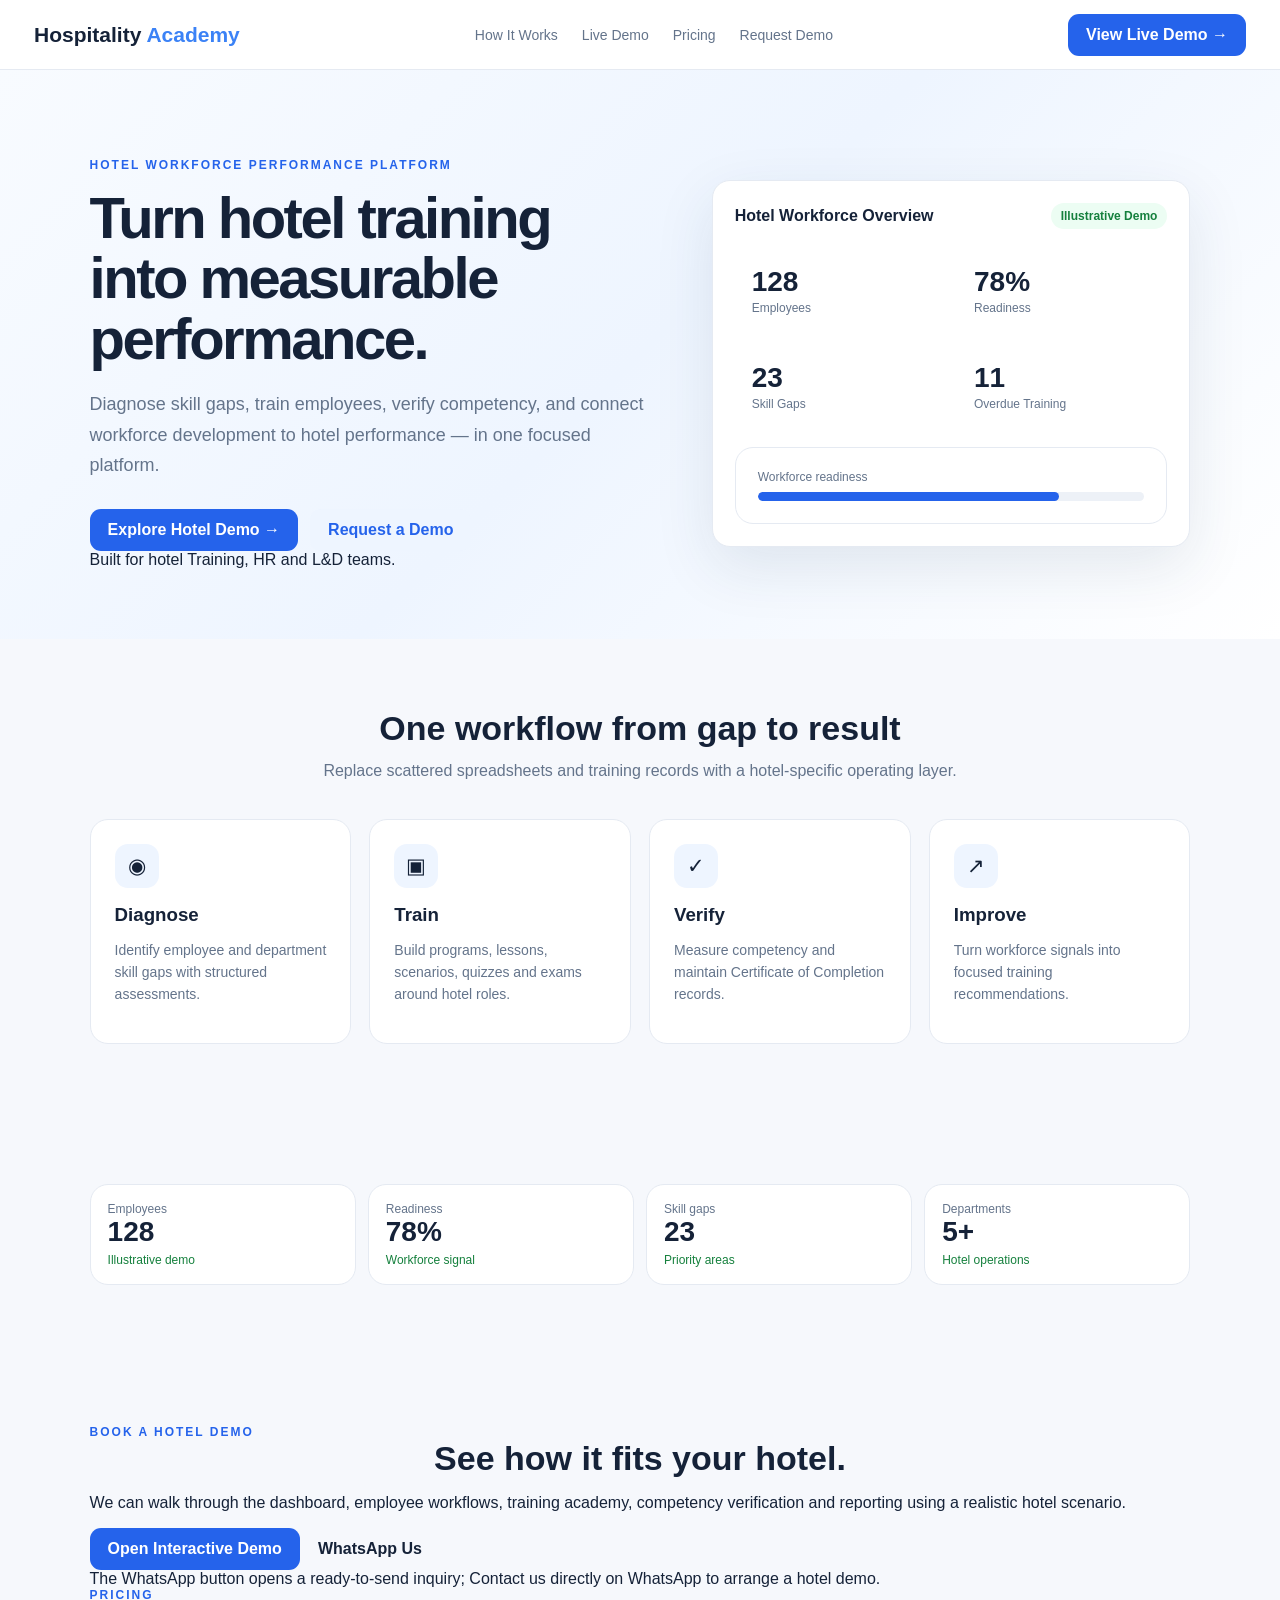
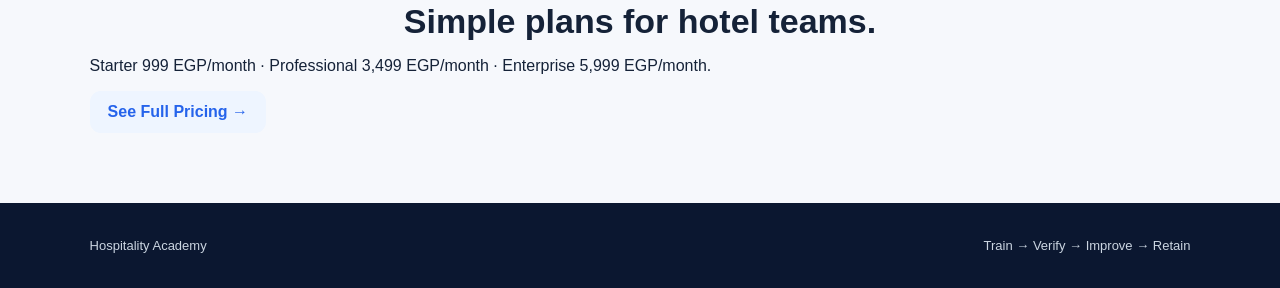
<file: index.html>
<!doctype html><html><head><meta charset="utf-8"><meta name="viewport" content="width=device-width,initial-scale=1"><title>Hospitality Academy | Hotel Workforce Performance Platform</title><link rel="stylesheet" href="assets/style.css"></head><body>
<header class="top"><a class="logo" href="index.html">Hospitality <span>Academy</span></a><nav class="nav"><a href="#how">How It Works</a><a href="demo.html">Live Demo</a><a href="pricing.html">Pricing</a><a href="#contact">Request Demo</a></nav><a class="btn btn-primary" href="demo.html">View Live Demo →</a></header>
<section class="hero"><div><div class="eyebrow">HOTEL WORKFORCE PERFORMANCE PLATFORM</div><h1>Turn hotel training into measurable performance.</h1><p>Diagnose skill gaps, train employees, verify competency, and connect workforce development to hotel performance — in one focused platform.</p><div class="actions"><a class="btn btn-primary" href="demo.html">Explore Hotel Demo →</a><a class="btn btn-light" href="#contact">Request a Demo</a></div><div class="fine">Built for hotel Training, HR and L&amp;D teams.</div></div><div class="hero-card"><div class="mini-head"><div class="mini-title">Hotel Workforce Overview</div><span class="pill">Illustrative Demo</span></div><div class="metric-grid"><div class="metric"><b>128</b><span>Employees</span></div><div class="metric"><b>78%</b><span>Readiness</span></div><div class="metric"><b>23</b><span>Skill Gaps</span></div><div class="metric"><b>11</b><span>Overdue Training</span></div></div><div class="panel"><div style="font-size:12px;color:#64748b;margin-bottom:8px">Workforce readiness</div><div class="track"><div class="fill" style="width:78%"></div></div></div></div></section>
<section class="section" id="how"><h2>One workflow from gap to result</h2><p class="lead">Replace scattered spreadsheets and training records with a hotel-specific operating layer.</p><div class="features"><div class="feature"><div class="icon">◉</div><h3>Diagnose</h3><p>Identify employee and department skill gaps with structured assessments.</p></div><div class="feature"><div class="icon">▣</div><h3>Train</h3><p>Build programs, lessons, scenarios, quizzes and exams around hotel roles.</p></div><div class="feature"><div class="icon">✓</div><h3>Verify</h3><p>Measure competency and maintain Certificate of Completion records.</p></div><div class="feature"><div class="icon">↗</div><h3>Improve</h3><p>Turn workforce signals into focused training recommendations.</p></div></div></section>
<section class="section alt"><div class="container"><div class="grid4"><div class="stat"><div class="label">Employees</div><div class="num">128</div><div class="delta">Illustrative demo</div></div><div class="stat"><div class="label">Readiness</div><div class="num">78%</div><div class="delta">Workforce signal</div></div><div class="stat"><div class="label">Skill gaps</div><div class="num">23</div><div class="delta">Priority areas</div></div><div class="stat"><div class="label">Departments</div><div class="num">5+</div><div class="delta">Hotel operations</div></div></div></div></section>
<section class="section"><div class="cta" id="contact"><div class="contact-card"><div class="eyebrow">BOOK A HOTEL DEMO</div><h2>See how it fits your hotel.</h2><p>We can walk through the dashboard, employee workflows, training academy, competency verification and reporting using a realistic hotel scenario.</p><div class="contact-actions"><a class="btn btn-primary" href="demo.html">Open Interactive Demo</a><a class="btn btn-wa" href="https://wa.me/201224767233?text=Hello%2C%20I%27d%20like%20to%20request%20a%20demo%20of%20Hospitality%20Academy." target="_blank" rel="noopener">WhatsApp Us</a></div><div class="fine">The WhatsApp button opens a ready-to-send inquiry; Contact us directly on WhatsApp to arrange a hotel demo.</div></div><div class="contact-card"><div class="eyebrow">PRICING</div><h2>Simple plans for hotel teams.</h2><p>Starter 999 EGP/month · Professional 3,499 EGP/month · Enterprise 5,999 EGP/month.</p><a class="btn btn-light" href="pricing.html">See Full Pricing →</a></div></div></section>
<footer class="footer"><span>Hospitality Academy</span><span>Train → Verify → Improve → Retain</span></footer></body></html>
</file>
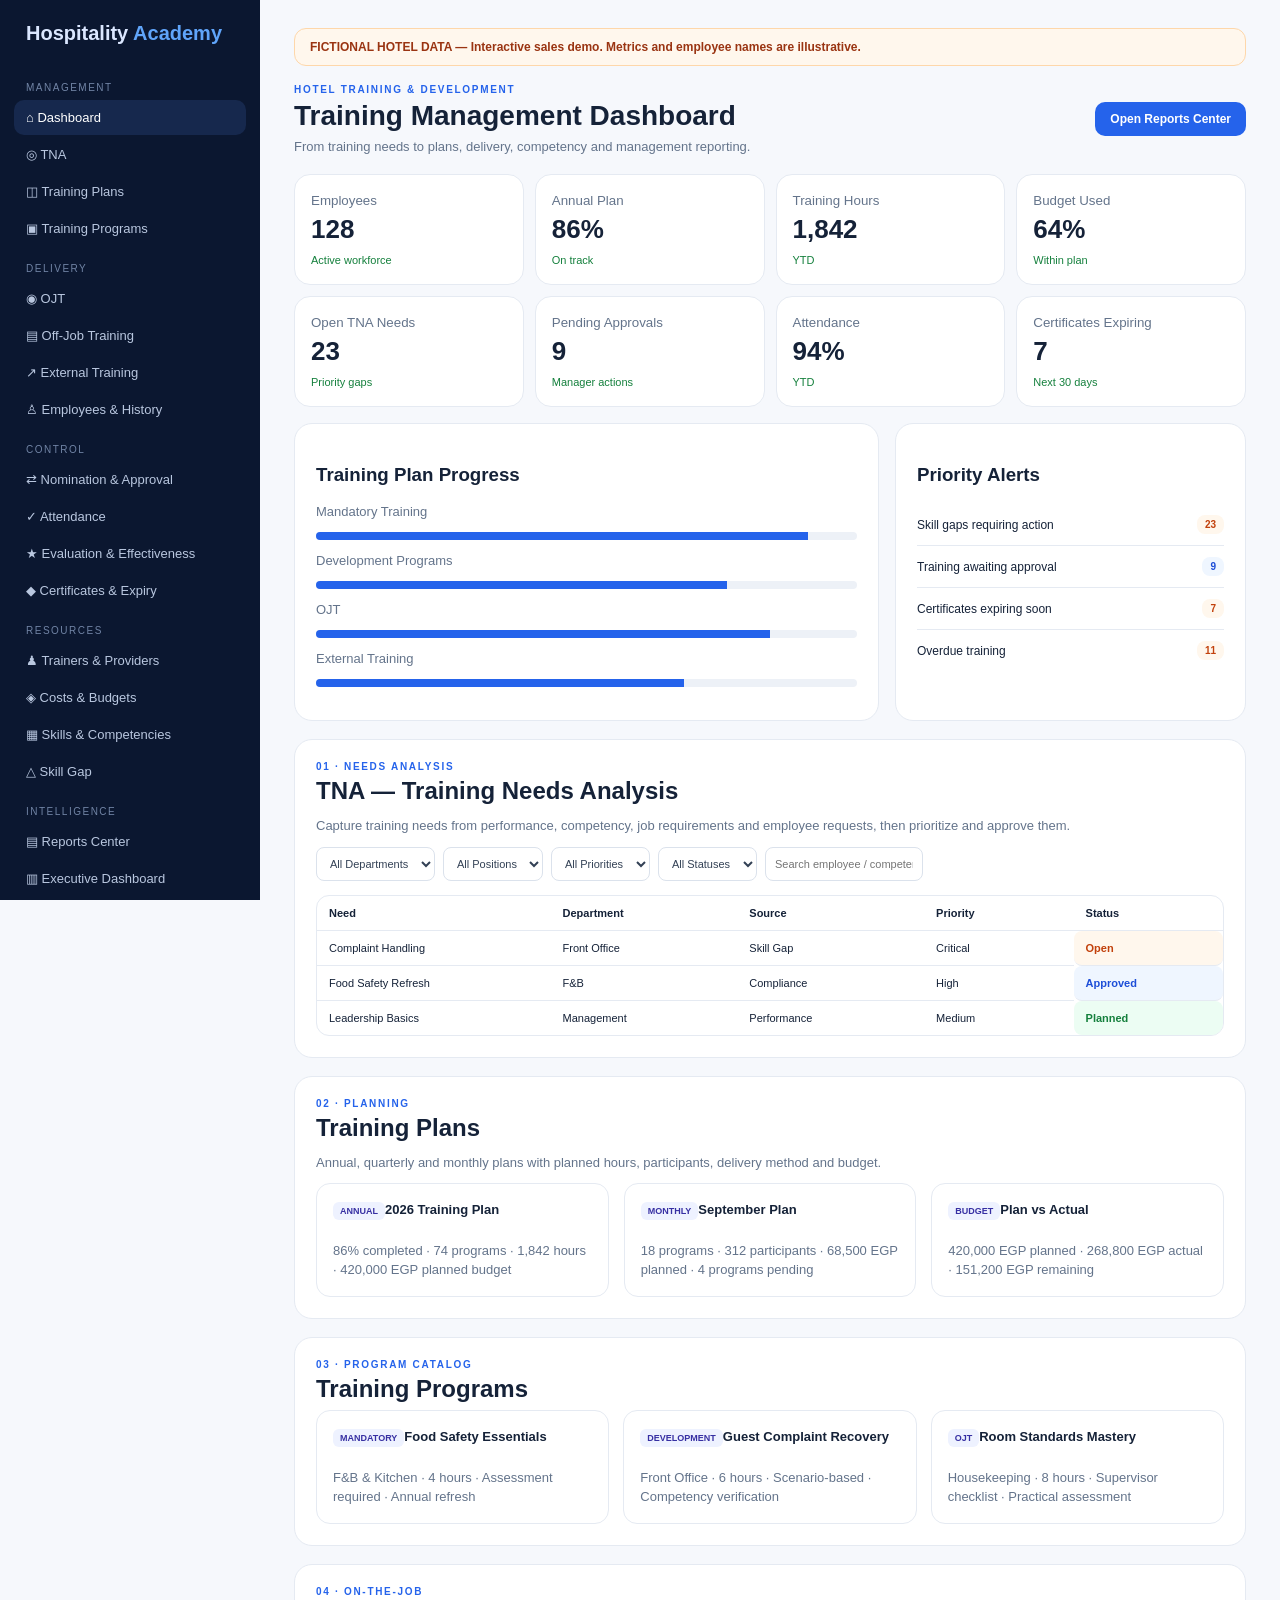
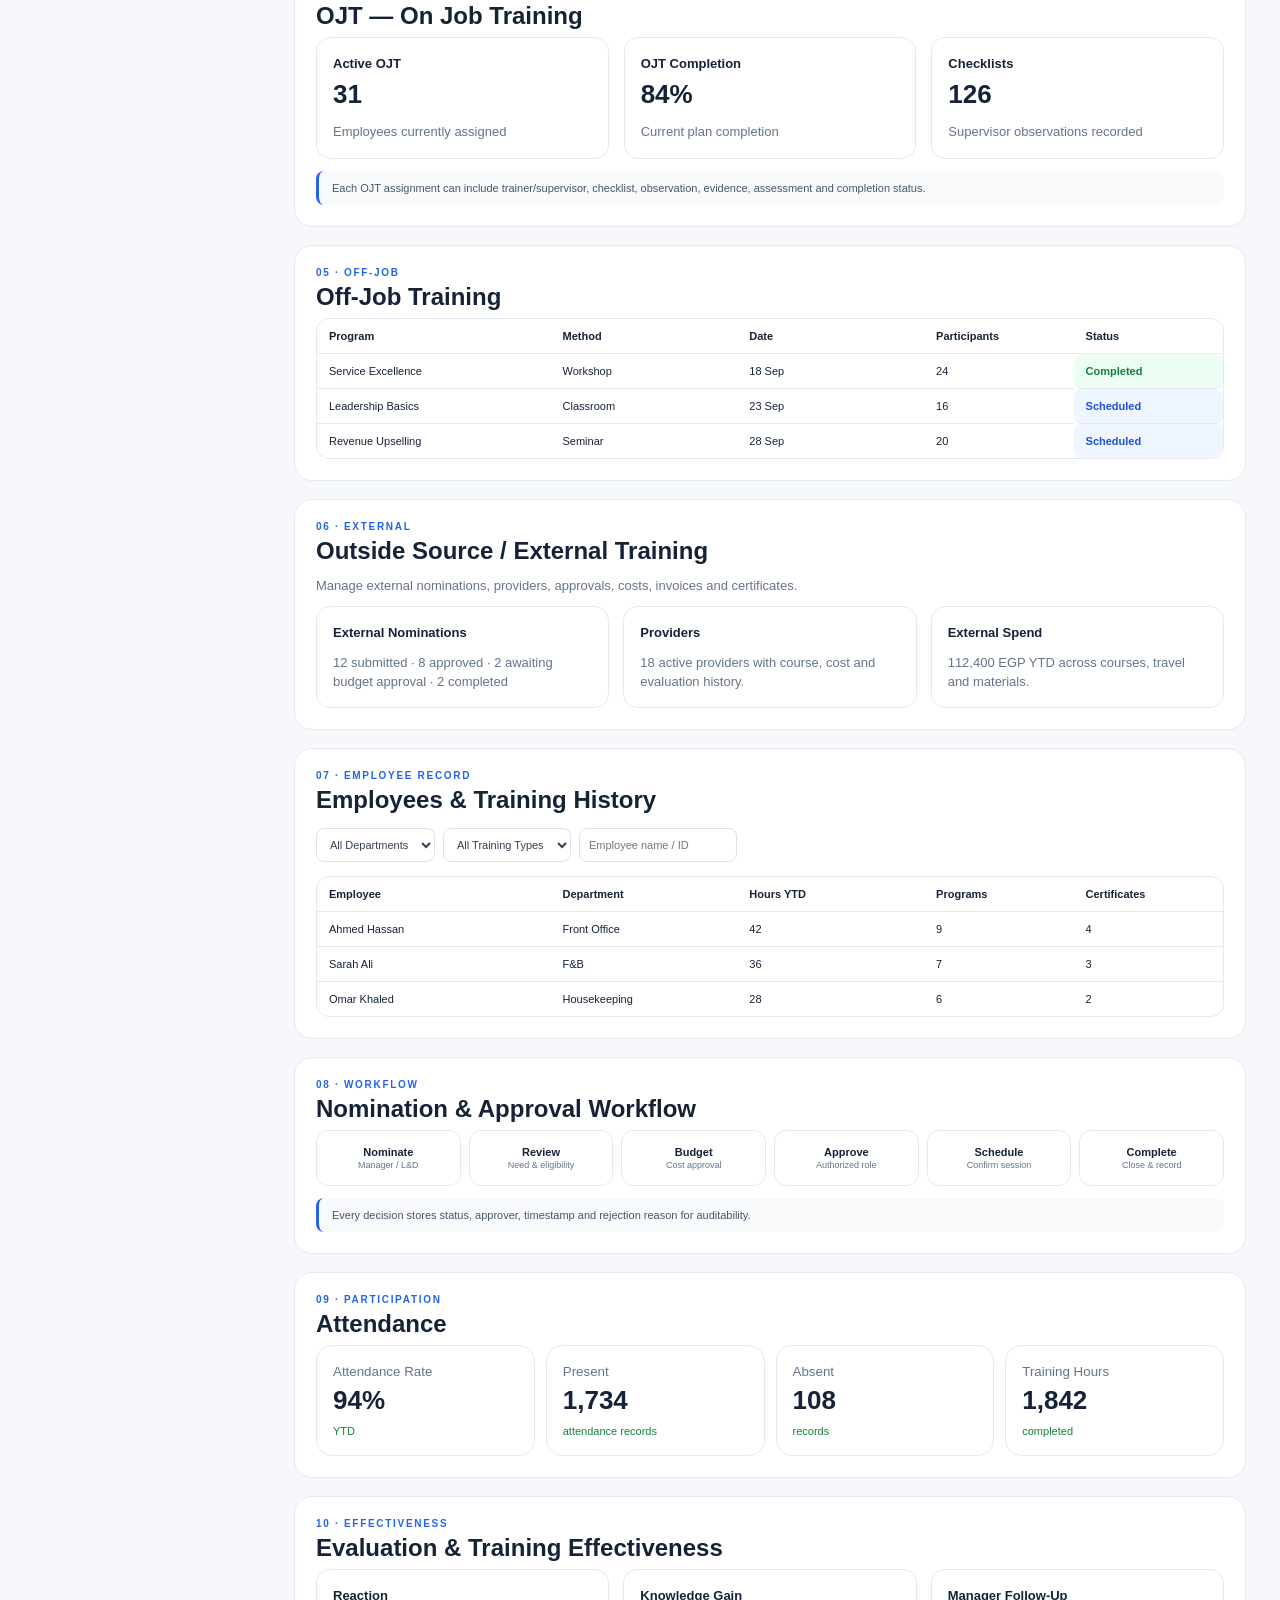
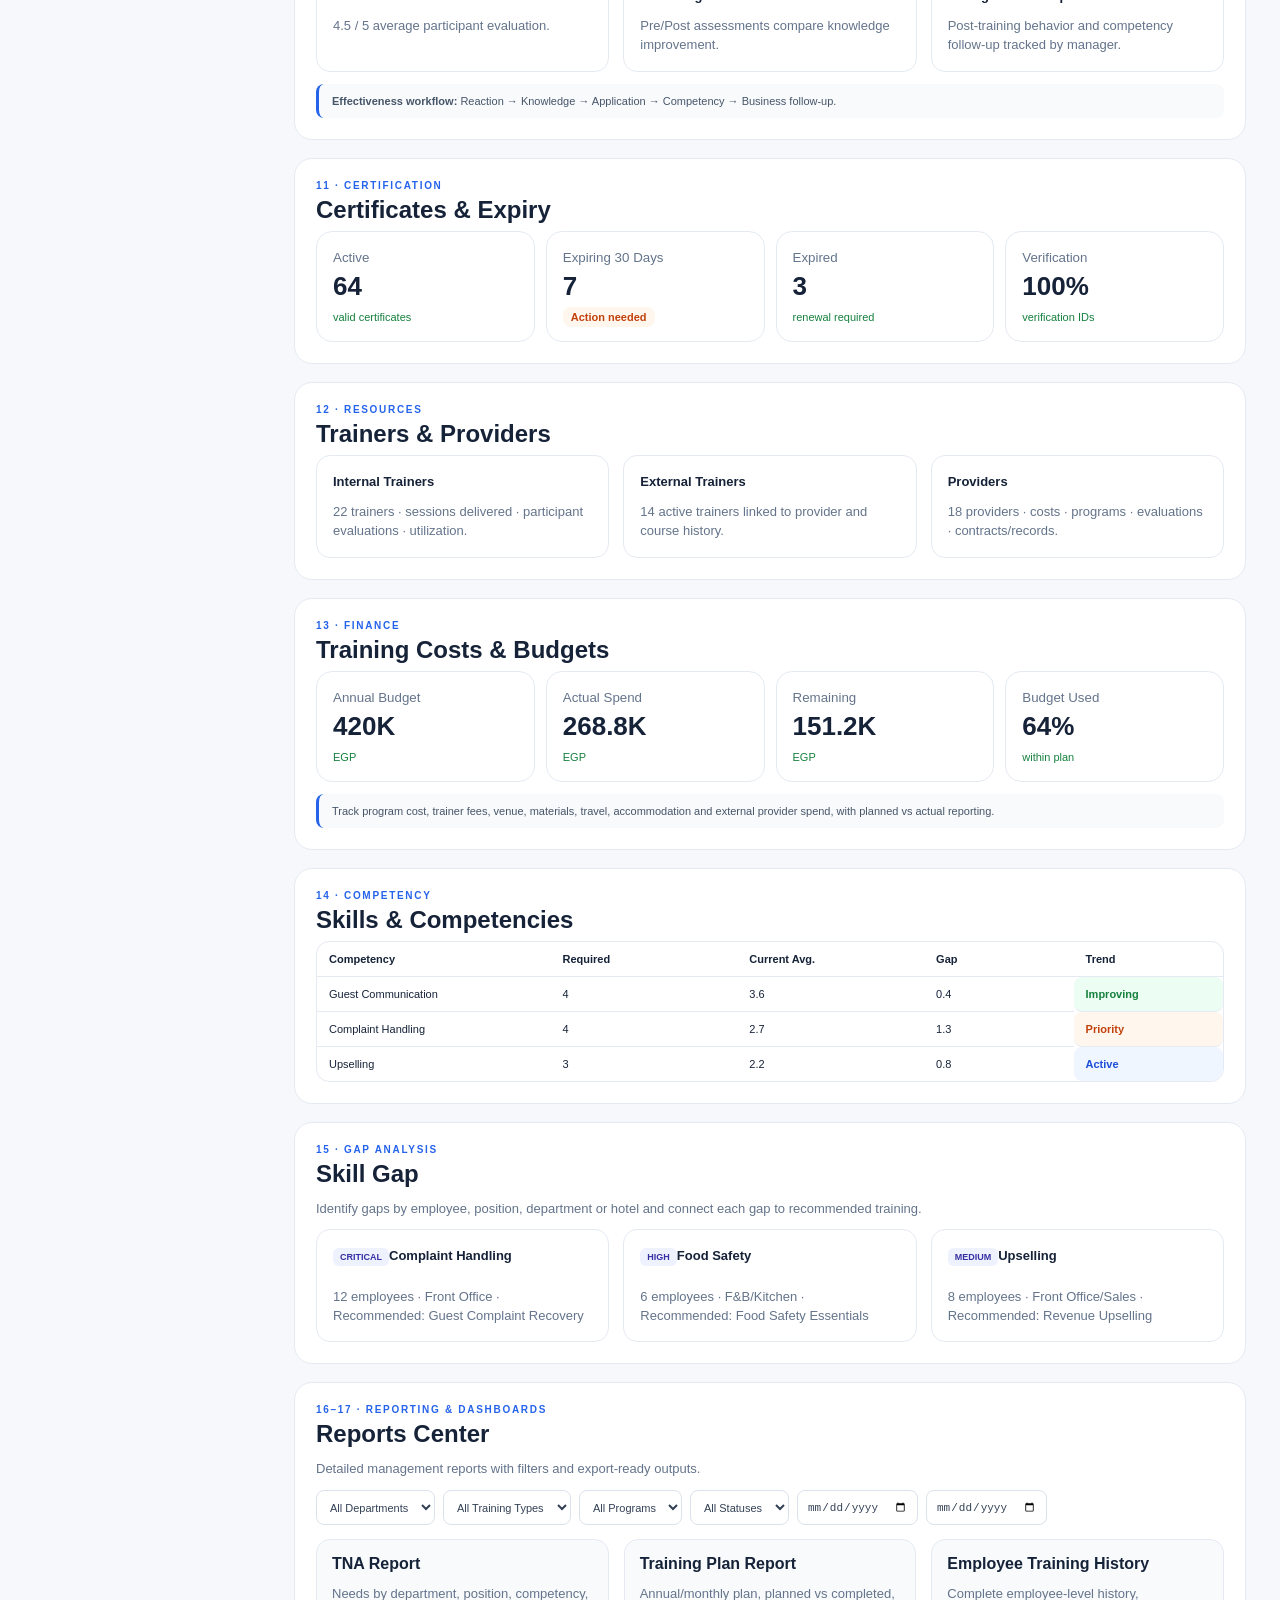
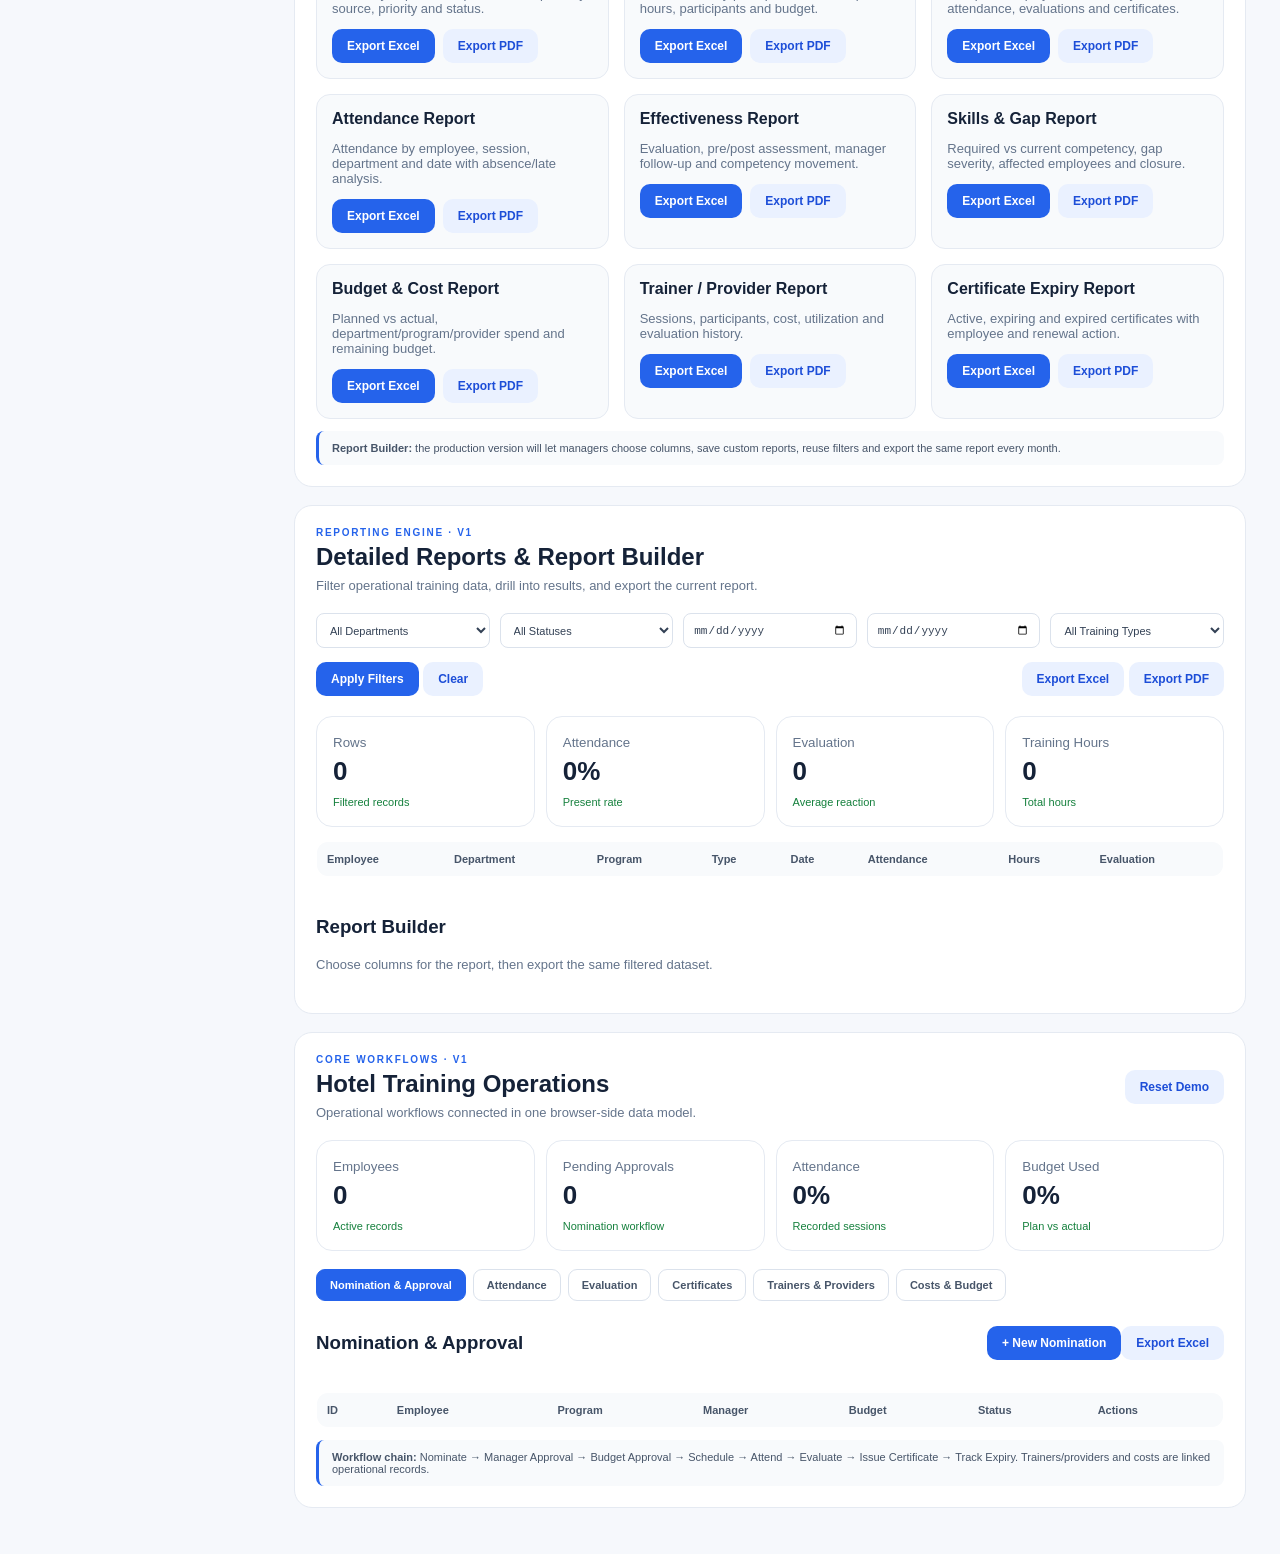
<file: demo.html>
<!doctype html>
<html lang="en"><head><meta charset="utf-8"><meta name="viewport" content="width=device-width,initial-scale=1">
<title>Hospitality Academy — Hotel Training Management</title>
<style>
*{box-sizing:border-box}html{scroll-behavior:smooth;scroll-padding-top:20px}body{margin:0;font-family:Inter,Segoe UI,Arial,sans-serif;background:#f6f8fc;color:#152238}a{text-decoration:none;color:inherit}.app{display:flex;min-height:100vh}.side{width:260px;background:#0b1730;color:#dbe7ff;padding:22px 14px;position:fixed;inset:0 auto 0 0;overflow:auto;z-index:5}.brand{font-size:20px;font-weight:900;padding:0 12px 22px}.brand span{color:#60a5fa}.menu a{display:flex;gap:9px;align-items:center;padding:10px 12px;border-radius:10px;color:#b9c7df;font-size:13px;margin:2px 0}.menu a.active,.menu a:hover{background:#16284d;color:#fff}.group{font-size:10px;text-transform:uppercase;letter-spacing:1.5px;color:#7184a5;padding:15px 12px 5px}.side-bottom{margin-top:18px;border-top:1px solid #203454;padding:16px 12px;color:#9fb0cc;font-size:11px}.main{margin-left:260px;width:calc(100% - 260px);padding:28px 34px}.banner{background:#fff7ed;border:1px solid #fed7aa;color:#9a3412;padding:11px 15px;border-radius:12px;margin-bottom:18px;font-size:12px;font-weight:700}.section{scroll-margin-top:20px;margin-bottom:18px}.panel{background:#fff;border:1px solid #e5eaf2;border-radius:18px;padding:21px}.bar{display:flex;justify-content:space-between;align-items:center;margin-bottom:20px;gap:15px}.eyebrow{font-size:10px;letter-spacing:1.7px;font-weight:800;color:#2563eb}.bar h1,h2{margin:5px 0 7px}.bar h1{font-size:28px}.sub,p{color:#64748b;font-size:13px}.btn{display:inline-flex;padding:10px 15px;border-radius:10px;background:#2563eb;color:#fff;font-weight:700;font-size:12px;border:0}.btn.alt{background:#eaf1ff;color:#1d4ed8}.grid4{display:grid;grid-template-columns:repeat(4,1fr);gap:11px}.grid3{display:grid;grid-template-columns:repeat(3,1fr);gap:15px}.stat{background:#fff;border:1px solid #e5eaf2;border-radius:16px;padding:16px}.stat small{color:#64748b}.stat strong{display:block;font-size:26px;margin:5px 0}.stat em{font-style:normal;color:#15803d;font-size:11px}.two{display:grid;grid-template-columns:1.25fr .75fr;gap:16px;margin-top:16px}.track{height:8px;background:#edf1f7;border-radius:20px;overflow:hidden;margin:5px 0 12px}.track i{display:block;height:100%;background:#2563eb}.row{display:flex;justify-content:space-between;align-items:center;padding:11px 0;border-bottom:1px solid #e5eaf2;font-size:12px;gap:10px}.row:last-child{border-bottom:0}.pill{padding:4px 8px;border-radius:8px;background:#ecfdf3;color:#15803d;font-weight:700;font-size:10px;white-space:nowrap}.pill.warn{background:#fff7ed;color:#c2410c}.pill.blue{background:#eff6ff;color:#1d4ed8}.table{display:grid;grid-template-columns:1.25fr 1fr 1fr .8fr .8fr;border:1px solid #e5eaf2;border-radius:13px;overflow:hidden}.table>*{padding:11px 12px;border-bottom:1px solid #e5eaf2;font-size:11px}.table>*:nth-last-child(-n+5){border-bottom:0}.cards{display:grid;grid-template-columns:repeat(3,1fr);gap:14px}.card{border:1px solid #e5eaf2;border-radius:14px;padding:16px;background:#fff}.card b{font-size:13px}.card p{line-height:1.45;margin-bottom:0}.tag{display:inline-block;font-size:9px;font-weight:800;background:#eef2ff;color:#3730a3;border-radius:6px;padding:4px 7px;margin-bottom:9px}.filters{display:flex;flex-wrap:wrap;gap:8px;margin:14px 0}.filters select,.filters input{border:1px solid #dbe2ec;border-radius:9px;padding:9px 10px;background:#fff;font-size:11px;color:#334155}.reportbox{background:#f8fafc;border:1px solid #e5eaf2;border-radius:14px;padding:15px}.report-actions{display:flex;gap:8px;flex-wrap:wrap;margin-top:12px}.loop{display:grid;grid-template-columns:repeat(6,1fr);gap:8px}.loop b{text-align:center;border:1px solid #e5eaf2;border-radius:12px;padding:15px 7px;font-size:11px}.loop small{color:#64748b;font-weight:400;font-size:9px}.note{background:#f8fafc;border-left:3px solid #2563eb;padding:11px 13px;border-radius:8px;font-size:11px;color:#475569;margin-top:12px}
@media(max-width:1100px){.grid4{grid-template-columns:1fr 1fr}.cards,.grid3,.two{grid-template-columns:1fr}.loop{grid-template-columns:repeat(3,1fr)}}@media(max-width:760px){.app{display:block}.side{position:relative;width:100%;height:auto}.main{margin-left:0;width:100%;padding:18px}.menu{display:grid;grid-template-columns:1fr 1fr}.grid4,.cards,.loop{grid-template-columns:1fr}.table{grid-template-columns:1fr 1fr}.table>*{border-bottom:1px solid #e5eaf2!important}}
.tabs{display:flex;gap:7px;flex-wrap:wrap}.tab{border:1px solid #dbe2ec;background:#fff;border-radius:9px;padding:9px 13px;font-size:11px;font-weight:800;color:#475569;cursor:pointer}.tab.active{background:#2563eb;color:#fff;border-color:#2563eb}.data{width:100%;border-collapse:collapse;border:1px solid #e5eaf2;border-radius:12px;overflow:hidden;font-size:11px}.data th,.data td{padding:11px 10px;border-bottom:1px solid #e5eaf2;text-align:left}.data th{background:#f8fafc;color:#475569}.data tr:last-child td{border-bottom:0}.mini{border:1px solid #dbe2ec;background:#fff;border-radius:6px;padding:4px 7px;font-size:10px;cursor:pointer}.mini.danger{color:#b91c1c}.coretab{overflow:auto}@media(max-width:760px){.data{min-width:760px}}</style></head>
<body><div class="app">
<aside class="side"><div class="brand">Hospitality <span>Academy</span></div><nav class="menu" id="sideMenu">
<div class="group">Management</div>
<a class="active" href="#dashboard">⌂ Dashboard</a><a href="#tna">◎ TNA</a><a href="#plans">◫ Training Plans</a><a href="#programs">▣ Training Programs</a>
<div class="group">Delivery</div>
<a href="#ojt">◉ OJT</a><a href="#offjob">▤ Off-Job Training</a><a href="#external">↗ External Training</a><a href="#history">♙ Employees & History</a>
<div class="group">Control</div>
<a href="#workflow">⇄ Nomination & Approval</a><a href="#attendance">✓ Attendance</a><a href="#evaluation">★ Evaluation & Effectiveness</a><a href="#certificates">◆ Certificates & Expiry</a>
<div class="group">Resources</div>
<a href="#trainers">♟ Trainers & Providers</a><a href="#costs">◈ Costs & Budgets</a><a href="#skills">▦ Skills & Competencies</a><a href="#gaps">△ Skill Gap</a>
<div class="group">Intelligence</div>
<a href="#reports">▤ Reports Center</a><a href="#dashboard">▥ Executive Dashboard</a>
</nav><div class="side-bottom">Training Manager<br><b>demo@hotel.com</b><br><br>FICTIONAL DEMO ENVIRONMENT</div></aside>

<main class="main"><div class="banner">FICTIONAL HOTEL DATA — Interactive sales demo. Metrics and employee names are illustrative.</div>

<section id="dashboard" class="section"><div class="bar"><div><div class="eyebrow">HOTEL TRAINING & DEVELOPMENT</div><h1>Training Management Dashboard</h1><div class="sub">From training needs to plans, delivery, competency and management reporting.</div></div><a class="btn" href="#reports">Open Reports Center</a></div>
<div class="grid4"><div class="stat"><small>Employees</small><strong>128</strong><em>Active workforce</em></div><div class="stat"><small>Annual Plan</small><strong>86%</strong><em>On track</em></div><div class="stat"><small>Training Hours</small><strong>1,842</strong><em>YTD</em></div><div class="stat"><small>Budget Used</small><strong>64%</strong><em>Within plan</em></div></div>
<div class="grid4" style="margin-top:11px"><div class="stat"><small>Open TNA Needs</small><strong>23</strong><em>Priority gaps</em></div><div class="stat"><small>Pending Approvals</small><strong>9</strong><em>Manager actions</em></div><div class="stat"><small>Attendance</small><strong>94%</strong><em>YTD</em></div><div class="stat"><small>Certificates Expiring</small><strong>7</strong><em>Next 30 days</em></div></div>
<div class="two"><div class="panel"><h3>Training Plan Progress</h3><p>Mandatory Training</p><div class="track"><i style="width:91%"></i></div><p>Development Programs</p><div class="track"><i style="width:76%"></i></div><p>OJT</p><div class="track"><i style="width:84%"></i></div><p>External Training</p><div class="track"><i style="width:68%"></i></div></div><div class="panel"><h3>Priority Alerts</h3><div class="row">Skill gaps requiring action <span class="pill warn">23</span></div><div class="row">Training awaiting approval <span class="pill blue">9</span></div><div class="row">Certificates expiring soon <span class="pill warn">7</span></div><div class="row">Overdue training <span class="pill warn">11</span></div></div></div></section>

<section id="tna" class="panel section"><div class="eyebrow">01 · NEEDS ANALYSIS</div><h2>TNA — Training Needs Analysis</h2><p>Capture training needs from performance, competency, job requirements and employee requests, then prioritize and approve them.</p><div class="filters"><select><option>All Departments</option></select><select><option>All Positions</option></select><select><option>All Priorities</option></select><select><option>All Statuses</option></select><input placeholder="Search employee / competency"></div><div class="table"><b>Need</b><b>Department</b><b>Source</b><b>Priority</b><b>Status</b><span>Complaint Handling</span><span>Front Office</span><span>Skill Gap</span><span>Critical</span><span class="pill warn">Open</span><span>Food Safety Refresh</span><span>F&amp;B</span><span>Compliance</span><span>High</span><span class="pill blue">Approved</span><span>Leadership Basics</span><span>Management</span><span>Performance</span><span>Medium</span><span class="pill">Planned</span></div></section>

<section id="plans" class="panel section"><div class="eyebrow">02 · PLANNING</div><h2>Training Plans</h2><p>Annual, quarterly and monthly plans with planned hours, participants, delivery method and budget.</p><div class="grid3"><div class="card"><span class="tag">ANNUAL</span><b>2026 Training Plan</b><p>86% completed · 74 programs · 1,842 hours · 420,000 EGP planned budget</p></div><div class="card"><span class="tag">MONTHLY</span><b>September Plan</b><p>18 programs · 312 participants · 68,500 EGP planned · 4 programs pending</p></div><div class="card"><span class="tag">BUDGET</span><b>Plan vs Actual</b><p>420,000 EGP planned · 268,800 EGP actual · 151,200 EGP remaining</p></div></div></section>

<section id="programs" class="panel section"><div class="eyebrow">03 · PROGRAM CATALOG</div><h2>Training Programs</h2><div class="cards"><div class="card"><span class="tag">MANDATORY</span><b>Food Safety Essentials</b><p>F&amp;B &amp; Kitchen · 4 hours · Assessment required · Annual refresh</p></div><div class="card"><span class="tag">DEVELOPMENT</span><b>Guest Complaint Recovery</b><p>Front Office · 6 hours · Scenario-based · Competency verification</p></div><div class="card"><span class="tag">OJT</span><b>Room Standards Mastery</b><p>Housekeeping · 8 hours · Supervisor checklist · Practical assessment</p></div></div></section>

<section id="ojt" class="panel section"><div class="eyebrow">04 · ON-THE-JOB</div><h2>OJT — On Job Training</h2><div class="grid3"><div class="card"><b>Active OJT</b><strong style="display:block;font-size:26px;margin-top:7px">31</strong><p>Employees currently assigned</p></div><div class="card"><b>OJT Completion</b><strong style="display:block;font-size:26px;margin-top:7px">84%</strong><p>Current plan completion</p></div><div class="card"><b>Checklists</b><strong style="display:block;font-size:26px;margin-top:7px">126</strong><p>Supervisor observations recorded</p></div></div><div class="note">Each OJT assignment can include trainer/supervisor, checklist, observation, evidence, assessment and completion status.</div></section>

<section id="offjob" class="panel section"><div class="eyebrow">05 · OFF-JOB</div><h2>Off-Job Training</h2><div class="table"><b>Program</b><b>Method</b><b>Date</b><b>Participants</b><b>Status</b><span>Service Excellence</span><span>Workshop</span><span>18 Sep</span><span>24</span><span class="pill">Completed</span><span>Leadership Basics</span><span>Classroom</span><span>23 Sep</span><span>16</span><span class="pill blue">Scheduled</span><span>Revenue Upselling</span><span>Seminar</span><span>28 Sep</span><span>20</span><span class="pill blue">Scheduled</span></div></section>

<section id="external" class="panel section"><div class="eyebrow">06 · EXTERNAL</div><h2>Outside Source / External Training</h2><p>Manage external nominations, providers, approvals, costs, invoices and certificates.</p><div class="cards"><div class="card"><b>External Nominations</b><p>12 submitted · 8 approved · 2 awaiting budget approval · 2 completed</p></div><div class="card"><b>Providers</b><p>18 active providers with course, cost and evaluation history.</p></div><div class="card"><b>External Spend</b><p>112,400 EGP YTD across courses, travel and materials.</p></div></div></section>

<section id="history" class="panel section"><div class="eyebrow">07 · EMPLOYEE RECORD</div><h2>Employees &amp; Training History</h2><div class="filters"><select><option>All Departments</option></select><select><option>All Training Types</option></select><input placeholder="Employee name / ID"></div><div class="table"><b>Employee</b><b>Department</b><b>Hours YTD</b><b>Programs</b><b>Certificates</b><span>Ahmed Hassan</span><span>Front Office</span><span>42</span><span>9</span><span>4</span><span>Sarah Ali</span><span>F&amp;B</span><span>36</span><span>7</span><span>3</span><span>Omar Khaled</span><span>Housekeeping</span><span>28</span><span>6</span><span>2</span></div></section>

<section id="workflow" class="panel section"><div class="eyebrow">08 · WORKFLOW</div><h2>Nomination &amp; Approval Workflow</h2><div class="loop"><b>Nominate<br><small>Manager / L&amp;D</small></b><b>Review<br><small>Need &amp; eligibility</small></b><b>Budget<br><small>Cost approval</small></b><b>Approve<br><small>Authorized role</small></b><b>Schedule<br><small>Confirm session</small></b><b>Complete<br><small>Close &amp; record</small></b></div><div class="note">Every decision stores status, approver, timestamp and rejection reason for auditability.</div></section>

<section id="attendance" class="panel section"><div class="eyebrow">09 · PARTICIPATION</div><h2>Attendance</h2><div class="grid4"><div class="stat"><small>Attendance Rate</small><strong>94%</strong><em>YTD</em></div><div class="stat"><small>Present</small><strong>1,734</strong><em>attendance records</em></div><div class="stat"><small>Absent</small><strong>108</strong><em>records</em></div><div class="stat"><small>Training Hours</small><strong>1,842</strong><em>completed</em></div></div></section>

<section id="evaluation" class="panel section"><div class="eyebrow">10 · EFFECTIVENESS</div><h2>Evaluation &amp; Training Effectiveness</h2><div class="cards"><div class="card"><b>Reaction</b><p>4.5 / 5 average participant evaluation.</p></div><div class="card"><b>Knowledge Gain</b><p>Pre/Post assessments compare knowledge improvement.</p></div><div class="card"><b>Manager Follow-Up</b><p>Post-training behavior and competency follow-up tracked by manager.</p></div></div><div class="note"><b>Effectiveness workflow:</b> Reaction → Knowledge → Application → Competency → Business follow-up.</div></section>

<section id="certificates" class="panel section"><div class="eyebrow">11 · CERTIFICATION</div><h2>Certificates &amp; Expiry</h2><div class="grid4"><div class="stat"><small>Active</small><strong>64</strong><em>valid certificates</em></div><div class="stat"><small>Expiring 30 Days</small><strong>7</strong><em class="pill warn">Action needed</em></div><div class="stat"><small>Expired</small><strong>3</strong><em>renewal required</em></div><div class="stat"><small>Verification</small><strong>100%</strong><em>verification IDs</em></div></div></section>

<section id="trainers" class="panel section"><div class="eyebrow">12 · RESOURCES</div><h2>Trainers &amp; Providers</h2><div class="cards"><div class="card"><b>Internal Trainers</b><p>22 trainers · sessions delivered · participant evaluations · utilization.</p></div><div class="card"><b>External Trainers</b><p>14 active trainers linked to provider and course history.</p></div><div class="card"><b>Providers</b><p>18 providers · costs · programs · evaluations · contracts/records.</p></div></div></section>

<section id="costs" class="panel section"><div class="eyebrow">13 · FINANCE</div><h2>Training Costs &amp; Budgets</h2><div class="grid4"><div class="stat"><small>Annual Budget</small><strong>420K</strong><em>EGP</em></div><div class="stat"><small>Actual Spend</small><strong>268.8K</strong><em>EGP</em></div><div class="stat"><small>Remaining</small><strong>151.2K</strong><em>EGP</em></div><div class="stat"><small>Budget Used</small><strong>64%</strong><em>within plan</em></div></div><div class="note">Track program cost, trainer fees, venue, materials, travel, accommodation and external provider spend, with planned vs actual reporting.</div></section>

<section id="skills" class="panel section"><div class="eyebrow">14 · COMPETENCY</div><h2>Skills &amp; Competencies</h2><div class="table"><b>Competency</b><b>Required</b><b>Current Avg.</b><b>Gap</b><b>Trend</b><span>Guest Communication</span><span>4</span><span>3.6</span><span>0.4</span><span class="pill">Improving</span><span>Complaint Handling</span><span>4</span><span>2.7</span><span>1.3</span><span class="pill warn">Priority</span><span>Upselling</span><span>3</span><span>2.2</span><span>0.8</span><span class="pill blue">Active</span></div></section>

<section id="gaps" class="panel section"><div class="eyebrow">15 · GAP ANALYSIS</div><h2>Skill Gap</h2><p>Identify gaps by employee, position, department or hotel and connect each gap to recommended training.</p><div class="cards"><div class="card"><span class="tag">CRITICAL</span><b>Complaint Handling</b><p>12 employees · Front Office · Recommended: Guest Complaint Recovery</p></div><div class="card"><span class="tag">HIGH</span><b>Food Safety</b><p>6 employees · F&amp;B/Kitchen · Recommended: Food Safety Essentials</p></div><div class="card"><span class="tag">MEDIUM</span><b>Upselling</b><p>8 employees · Front Office/Sales · Recommended: Revenue Upselling</p></div></div></section>

<section id="reports" class="panel section"><div class="eyebrow">16–17 · REPORTING &amp; DASHBOARDS</div><h2>Reports Center</h2><p>Detailed management reports with filters and export-ready outputs.</p><div class="filters"><select><option>All Departments</option></select><select><option>All Training Types</option></select><select><option>All Programs</option></select><select><option>All Statuses</option></select><input type="date"><input type="date"></div><div class="grid3"><div class="reportbox"><b>TNA Report</b><p>Needs by department, position, competency, source, priority and status.</p><div class="report-actions"><button class="btn">Export Excel</button><button class="btn alt">Export PDF</button></div></div><div class="reportbox"><b>Training Plan Report</b><p>Annual/monthly plan, planned vs completed, hours, participants and budget.</p><div class="report-actions"><button class="btn">Export Excel</button><button class="btn alt">Export PDF</button></div></div><div class="reportbox"><b>Employee Training History</b><p>Complete employee-level history, attendance, evaluations and certificates.</p><div class="report-actions"><button class="btn">Export Excel</button><button class="btn alt">Export PDF</button></div></div><div class="reportbox"><b>Attendance Report</b><p>Attendance by employee, session, department and date with absence/late analysis.</p><div class="report-actions"><button class="btn">Export Excel</button><button class="btn alt">Export PDF</button></div></div><div class="reportbox"><b>Effectiveness Report</b><p>Evaluation, pre/post assessment, manager follow-up and competency movement.</p><div class="report-actions"><button class="btn">Export Excel</button><button class="btn alt">Export PDF</button></div></div><div class="reportbox"><b>Skills &amp; Gap Report</b><p>Required vs current competency, gap severity, affected employees and closure.</p><div class="report-actions"><button class="btn">Export Excel</button><button class="btn alt">Export PDF</button></div></div><div class="reportbox"><b>Budget &amp; Cost Report</b><p>Planned vs actual, department/program/provider spend and remaining budget.</p><div class="report-actions"><button class="btn">Export Excel</button><button class="btn alt">Export PDF</button></div></div><div class="reportbox"><b>Trainer / Provider Report</b><p>Sessions, participants, cost, utilization and evaluation history.</p><div class="report-actions"><button class="btn">Export Excel</button><button class="btn alt">Export PDF</button></div></div><div class="reportbox"><b>Certificate Expiry Report</b><p>Active, expiring and expired certificates with employee and renewal action.</p><div class="report-actions"><button class="btn">Export Excel</button><button class="btn alt">Export PDF</button></div></div></div><div class="note"><b>Report Builder:</b> the production version will let managers choose columns, save custom reports, reuse filters and export the same report every month.</div></section>

<section id="reporting" class="panel section">
<div class="bar"><div><div class="eyebrow">REPORTING ENGINE · V1</div><h2>Detailed Reports & Report Builder</h2><div class="sub">Filter operational training data, drill into results, and export the current report.</div></div></div>
<div class="filters" style="display:grid;grid-template-columns:repeat(5,1fr);gap:10px;margin:14px 0">
<select id="rfDept"><option value="">All Departments</option><option>Front Office</option><option>F&B</option><option>Housekeeping</option><option>Management</option></select>
<select id="rfStatus"><option value="">All Statuses</option><option>Present</option><option>Absent</option><option>Late</option><option>Completed</option><option>Pending</option></select>
<input id="rfFrom" type="date"><input id="rfTo" type="date">
<select id="rfType"><option value="">All Training Types</option><option>OJT</option><option>Off-Job</option><option>External</option></select>
</div>
<div class="bar"><div><button class="btn" onclick="runReport()">Apply Filters</button> <button class="btn alt" onclick="clearReport()">Clear</button></div><div><button class="btn alt" onclick="exportReport('csv')">Export Excel</button> <button class="btn alt" onclick="exportReport('pdf')">Export PDF</button></div></div>
<div class="grid4"><div class="stat"><small>Rows</small><strong id="rRows">0</strong><em>Filtered records</em></div><div class="stat"><small>Attendance</small><strong id="rAttend">0%</strong><em>Present rate</em></div><div class="stat"><small>Evaluation</small><strong id="rEval">0</strong><em>Average reaction</em></div><div class="stat"><small>Training Hours</small><strong id="rHours">0</strong><em>Total hours</em></div></div>
<table class="data" style="margin-top:14px"><thead><tr><th>Employee</th><th>Department</th><th>Program</th><th>Type</th><th>Date</th><th>Attendance</th><th>Hours</th><th>Evaluation</th></tr></thead><tbody id="reportTable"></tbody></table>
<div class="bar" style="margin-top:20px"><div><h3>Report Builder</h3><div class="sub">Choose columns for the report, then export the same filtered dataset.</div></div></div>
<div id="reportCols" class="cards"></div>
</section><div id="coreLive" class="panel section" style="margin-bottom:18px">
<div class="bar"><div><div class="eyebrow">CORE WORKFLOWS · V1</div><h2>Hotel Training Operations</h2><div class="sub">Operational workflows connected in one browser-side data model.</div></div><button class="btn alt" onclick="resetDemo()">Reset Demo</button></div>
<div class="grid4">
<div class="stat"><small>Employees</small><strong id="kEmployees">0</strong><em>Active records</em></div>
<div class="stat"><small>Pending Approvals</small><strong id="kPending">0</strong><em>Nomination workflow</em></div>
<div class="stat"><small>Attendance</small><strong id="kAttendance">0%</strong><em>Recorded sessions</em></div>
<div class="stat"><small>Budget Used</small><strong id="kBudget">0%</strong><em>Plan vs actual</em></div>
</div>
<div class="tabs" style="margin:18px 0 12px">
<button class="tab active" data-tab="nominations" onclick="showTab('nominations')">Nomination & Approval</button><button class="tab " data-tab="attendanceLive" onclick="showTab('attendanceLive')">Attendance</button><button class="tab " data-tab="evaluationLive" onclick="showTab('evaluationLive')">Evaluation</button><button class="tab " data-tab="certLive" onclick="showTab('certLive')">Certificates</button><button class="tab " data-tab="resourcesLive" onclick="showTab('resourcesLive')">Trainers & Providers</button><button class="tab " data-tab="costLive" onclick="showTab('costLive')">Costs & Budget</button>
</div>
<div id="nominations" class="coretab">
<div class="bar"><h3>Nomination & Approval</h3><div><button class="btn" onclick="addNomination()">+ New Nomination</button><button class="btn alt" onclick="exportCSV('nominations')">Export Excel</button></div></div>
<table class="data"><thead><tr><th>ID</th><th>Employee</th><th>Program</th><th>Manager</th><th>Budget</th><th>Status</th><th>Actions</th></tr></thead><tbody id="nomTable"></tbody></table>
</div>
<div id="attendanceLive" class="coretab" style="display:none">
<div class="bar"><h3>Attendance</h3><div><button class="btn" onclick="addAttendance()">+ Record Attendance</button><button class="btn alt" onclick="exportCSV('attendance')">Export Excel</button></div></div>
<table class="data"><thead><tr><th>Employee</th><th>Program</th><th>Date</th><th>Status</th><th>Hours</th><th>Actions</th></tr></thead><tbody id="attTable"></tbody></table>
</div>
<div id="evaluationLive" class="coretab" style="display:none">
<div class="bar"><h3>Evaluation & Effectiveness</h3><div><button class="btn" onclick="addEvaluation()">+ Add Evaluation</button><button class="btn alt" onclick="exportCSV('evaluations')">Export Excel</button></div></div>
<table class="data"><thead><tr><th>Employee</th><th>Program</th><th>Reaction</th><th>Pre</th><th>Post</th><th>Manager</th><th>Actions</th></tr></thead><tbody id="evalTable"></tbody></table>
</div>
<div id="certLive" class="coretab" style="display:none">
<div class="bar"><h3>Certificates & Expiry</h3><div><button class="btn" onclick="issueCertificate()">+ Issue Certificate</button><button class="btn alt" onclick="exportCSV('certificates')">Export Excel</button></div></div>
<table class="data"><thead><tr><th>Employee</th><th>Program</th><th>Issue</th><th>Expiry</th><th>Status</th><th>Actions</th></tr></thead><tbody id="certTable2"></tbody></table>
</div>
<div id="resourcesLive" class="coretab" style="display:none">
<div class="bar"><h3>Trainers & Providers</h3><div><button class="btn" onclick="addTrainer()">+ Add Trainer</button><button class="btn alt" onclick="exportCSV('trainers')">Export Excel</button></div></div>
<table class="data"><thead><tr><th>ID</th><th>Name</th><th>Type</th><th>Provider</th><th>Specialty</th><th>Actions</th></tr></thead><tbody id="trainerTable"></tbody></table>
</div>
<div id="costLive" class="coretab" style="display:none">
<div class="bar"><h3>Costs & Budget</h3><div><button class="btn" onclick="addCost()">+ Add Cost</button><button class="btn alt" onclick="exportCSV('costs')">Export Excel</button></div></div>
<div class="grid3"><div class="stat"><small>Annual Budget</small><strong id="budgetPlan">0</strong><em>EGP</em></div><div class="stat"><small>Actual</small><strong id="budgetActual">0</strong><em>EGP</em></div><div class="stat"><small>Remaining</small><strong id="budgetRemaining">0</strong><em>EGP</em></div></div>
<table class="data" style="margin-top:14px"><thead><tr><th>ID</th><th>Item</th><th>Department</th><th>Planned</th><th>Actual</th><th>Actions</th></tr></thead><tbody id="costTable"></tbody></table>
</div>
<div class="note"><b>Workflow chain:</b> Nominate → Manager Approval → Budget Approval → Schedule → Attend → Evaluate → Issue Certificate → Track Expiry. Trainers/providers and costs are linked operational records.</div>
</div></main></div>
<style>.filters select,.filters input{padding:9px;border:1px solid #dbe2ec;border-radius:8px;background:#fff;font-size:11px}.checkcard{padding:10px 12px;border:1px solid #e5eaf2;border-radius:9px;background:#fff;font-size:11px}@media(max-width:900px){.filters{grid-template-columns:1fr 1fr!important}}</style><script>
const seed={employees:[
{id:"EMP-001",name:"Ahmed Hassan",dept:"Front Office",role:"Receptionist",status:"Active"},{id:"EMP-002",name:"Sarah Ali",dept:"F&B",role:"Waiter",status:"Active"},{id:"EMP-003",name:"Omar Khaled",dept:"Housekeeping",role:"Room Attendant",status:"Active"},{id:"EMP-004",name:"Mona Samir",dept:"Front Office",role:"Guest Relations",status:"Active"}],
needs:[{id:"TNA-001",need:"Complaint Handling",dept:"Front Office",source:"Skill Gap",priority:"Critical",status:"Open"},{id:"TNA-002",need:"Food Safety Refresh",dept:"F&B",source:"Compliance",priority:"High",status:"Approved"}],
programs:[{id:"PRG-001",name:"Food Safety Essentials",type:"Mandatory",dept:"F&B",hours:4,status:"Active"},{id:"PRG-002",name:"Guest Complaint Recovery",type:"Development",dept:"Front Office",hours:6,status:"Active"},{id:"PRG-003",name:"Room Standards Mastery",type:"OJT",dept:"Housekeeping",hours:8,status:"Active"}],
nominations:[{id:"NOM-001",emp:"EMP-001",program:"Guest Complaint Recovery",manager:"Pending",budget:2500,status:"Pending Manager Approval"},{id:"NOM-002",emp:"EMP-002",program:"Food Safety Essentials",manager:"Approved",budget:1800,status:"Budget Approval"}],
attendance:[{id:"ATT-001",emp:"EMP-001",program:"Guest Complaint Recovery",date:"2026-09-08",status:"Present",hours:6},{id:"ATT-002",emp:"EMP-002",program:"Food Safety Essentials",date:"2026-09-10",status:"Present",hours:4},{id:"ATT-003",emp:"EMP-003",program:"Room Standards Mastery",date:"2026-09-12",status:"Late",hours:7}],
evaluations:[{id:"EVAL-001",emp:"EMP-001",program:"Guest Complaint Recovery",reaction:4.6,pre:62,post:88,manager:4.2},{id:"EVAL-002",emp:"EMP-002",program:"Food Safety Essentials",reaction:4.4,pre:70,post:94,manager:4.5}],
certificates:[{id:"CERT-001",emp:"EMP-001",program:"Guest Complaint Recovery",issue:"2026-03-10",expiry:"2027-03-10",status:"Active"},{id:"CERT-002",emp:"EMP-002",program:"Food Safety Essentials",issue:"2026-02-01",expiry:"2027-02-01",status:"Active"},{id:"CERT-003",emp:"EMP-003",program:"Room Standards Mastery",issue:"2025-10-01",expiry:"2026-10-01",status:"Expiring"}],
trainers:[{id:"TRN-001",name:"Mona Ibrahim",type:"Internal",provider:"Hotel",specialty:"Guest Service"},{id:"TRN-002",name:"SafeServe Academy",type:"External",provider:"SafeServe",specialty:"Food Safety"}],
costs:[{id:"CST-001",item:"Guest Complaint Recovery",dept:"Front Office",planned:2500,actual:2200},{id:"CST-002",item:"Food Safety Essentials",dept:"F&B",planned:1800,actual:1800},{id:"CST-003",item:"Leadership Workshop",dept:"Management",planned:4200,actual:3100}],
skills:[{skill:"Guest Communication",required:4,current:3.6,dept:"Front Office"},{skill:"Complaint Handling",required:4,current:2.7,dept:"Front Office"},{skill:"Food Safety",required:4,current:3.1,dept:"F&B"},{skill:"Upselling",required:3,current:2.2,dept:"Front Office"}]};
let db=JSON.parse(localStorage.getItem("ha_core_v1_workflows")||"null")||seed;
function save(){localStorage.setItem("ha_core_v1_workflows",JSON.stringify(db));renderAll()}
function esc(v){return String(v??"").replace(/[&<>"']/g,m=>({"&":"&amp;","<":"&lt;",">":"&gt;","\"":"&quot;","'":"&#39;"}[m]))}
function empName(id){return db.employees.find(x=>x.id===id)?.name||id}
function rows(arr,cols,kind){return arr.map(x=>"<tr>"+cols.map(c=>"<td>"+esc(typeof c==="function"?c(x):x[c])+"</td>").join("")+"<td><button class='mini' onclick=\"editRecord('"+esc(x.id)+"','"+kind+"')\">Edit</button> <button class='mini danger' onclick=\"deleteRecord('"+esc(x.id)+"','"+kind+"')\">Delete</button></td></tr>").join("")}
function renderAll(){
document.getElementById("kEmployees").textContent=db.employees.length;
document.getElementById("kPending").textContent=db.nominations.filter(x=>x.status!=="Approved").length;
document.getElementById("kAttendance").textContent=Math.round(db.attendance.filter(x=>x.status==="Present").length/Math.max(1,db.attendance.length)*100)+"%";
const plan=db.costs.reduce((a,x)=>a+Number(x.planned||0),0),actual=db.costs.reduce((a,x)=>a+Number(x.actual||0),0);
document.getElementById("kBudget").textContent=Math.round(actual/Math.max(1,plan)*100)+"%";
document.getElementById("nomTable").innerHTML=rows(db.nominations,[x=>x.id,x=>empName(x.emp),"program","manager","budget","status"],"nominations");
document.getElementById("attTable").innerHTML=rows(db.attendance,[x=>empName(x.emp),"program","date","status","hours"],"attendance");
document.getElementById("evalTable").innerHTML=rows(db.evaluations,[x=>empName(x.emp),"program","reaction","pre","post","manager"],"evaluations");
document.getElementById("certTable2").innerHTML=rows(db.certificates,[x=>empName(x.emp),"program","issue","expiry","status"],"certificates");
document.getElementById("trainerTable").innerHTML=rows(db.trainers,["id","name","type","provider","specialty"],"trainers");
document.getElementById("costTable").innerHTML=rows(db.costs,["id","item","dept","planned","actual"],"costs");
document.getElementById("budgetPlan").textContent=plan.toLocaleString();
document.getElementById("budgetActual").textContent=actual.toLocaleString();
document.getElementById("budgetRemaining").textContent=(plan-actual).toLocaleString();
}
function askFields(fields){const o={};for(const f of fields){const v=prompt(f[1]+":");if(v===null)return null;o[f[0]]=v}return o}
function addNomination(){const o=askFields([["emp","Employee ID (e.g. EMP-001)"],["program","Program"],["manager","Manager status (Pending/Approved/Rejected)"],["budget","Budget EGP"]]);if(!o)return;o.id="NOM-"+Date.now().toString().slice(-6);o.budget=Number(o.budget)||0;o.status=o.manager==="Approved"?"Budget Approval":"Pending Manager Approval";db.nominations.push(o);save()}
function addAttendance(){const o=askFields([["emp","Employee ID"],["program","Program"],["date","Date YYYY-MM-DD"],["status","Present/Absent/Late"],["hours","Hours"]]);if(!o)return;o.id="ATT-"+Date.now().toString().slice(-6);o.hours=Number(o.hours)||0;db.attendance.push(o);save()}
function addEvaluation(){const o=askFields([["emp","Employee ID"],["program","Program"],["reaction","Reaction 1-5"],["pre","Pre score %"],["post","Post score %"],["manager","Manager follow-up 1-5"]]);if(!o)return;o.id="EVAL-"+Date.now().toString().slice(-6);db.evaluations.push(o);save()}
function issueCertificate(){const o=askFields([["emp","Employee ID"],["program","Program"],["issue","Issue date YYYY-MM-DD"],["expiry","Expiry date YYYY-MM-DD"]]);if(!o)return;o.id="CERT-"+Date.now().toString().slice(-6);o.status="Active";db.certificates.push(o);save()}
function addTrainer(){const o=askFields([["name","Trainer / Provider name"],["type","Internal / External"],["provider","Provider"],["specialty","Specialty"]]);if(!o)return;o.id="TRN-"+Date.now().toString().slice(-6);db.trainers.push(o);save()}
function addCost(){const o=askFields([["item","Cost item"],["dept","Department"],["planned","Planned EGP"],["actual","Actual EGP"]]);if(!o)return;o.id="CST-"+Date.now().toString().slice(-6);o.planned=Number(o.planned)||0;o.actual=Number(o.actual)||0;db.costs.push(o);save()}
function deleteRecord(id,kind){if(!confirm("Delete this record?"))return;const i=db[kind].findIndex(x=>x.id===id);if(i>=0){db[kind].splice(i,1);save()}}
function editRecord(id,kind){const x=db[kind].find(v=>v.id===id);if(!x)return;const key=Object.keys(x).find(k=>k!=="id");const v=prompt("Edit "+key+":",x[key]);if(v!==null){x[key]=v;save()}}
function exportCSV(kind){const arr=db[kind]||[];if(!arr.length)return;const headers=[...Object.keys(arr[0])];const csv=[headers.join(","),...arr.map(x=>headers.map(h=>'"'+String(x[h]??"").replace(/"/g,'""')+'"').join(","))].join("\n");const a=document.createElement("a");a.href=URL.createObjectURL(new Blob(["\\ufeff"+csv],{type:"text/csv;charset=utf-8"}));a.download="hospitality-academy-"+kind+".csv";a.click()}
function resetDemo(){if(confirm("Reset workflow demo data?")){localStorage.removeItem("ha_core_v1_workflows");location.reload()}}
function showTab(id){document.querySelectorAll(".coretab").forEach(x=>x.style.display="none");document.getElementById(id).style.display="block";document.querySelectorAll(".tab").forEach(x=>x.classList.toggle("active",x.dataset.tab===id))}
const links=[...document.querySelectorAll('#sideMenu a')],sections=links.map(a=>document.querySelector(a.getAttribute('href'))).filter(Boolean);
function setActive(id){links.forEach(a=>a.classList.toggle('active',a.getAttribute('href')==='#'+id))}
function goTo(id){const t=document.getElementById(id);if(!t)return;t.scrollIntoView({behavior:'smooth',block:'start'});setActive(id);history.replaceState(null,'','#'+id)}
links.forEach(a=>a.addEventListener('click',e=>{const h=a.getAttribute('href');if(h&&h.startsWith('#')){e.preventDefault();goTo(h.slice(1))}}));
function active(){const y=scrollY+180;let cur=sections[0];sections.forEach(s=>{if(s.offsetTop<=y)cur=s});if(cur)setActive(cur.id)}
addEventListener('scroll',active,{passive:true});renderAll();active();
<script>
let reportCols=["employee","dept","program","type","date","attendance","hours","evaluation"];
const colNames={employee:"Employee",dept:"Department",program:"Program",type:"Type",date:"Date",attendance:"Attendance",hours:"Hours",evaluation:"Evaluation"};
function reportData(){
const dept=document.getElementById("rfDept").value,status=document.getElementById("rfStatus").value,from=document.getElementById("rfFrom").value,to=document.getElementById("rfTo").value,type=document.getElementById("rfType").value;
return db.attendance.map(a=>{const e=db.employees.find(x=>x.id===a.emp)||{};const ev=db.evaluations.find(x=>x.emp===a.emp&&x.program===a.program);return{employee:e.name||a.emp,dept:e.dept||"",program:a.program,type:a.type||"Training",date:a.date,attendance:a.status,hours:Number(a.hours)||0,evaluation:ev?Number(ev.reaction)||0:0}}).filter(x=>(!dept||x.dept===dept)&&(!status||x.attendance===status||x.attendance==="Present"&&status==="Completed")&&(!type||x.type===type)&&(!from||x.date>=from)&&(!to||x.date<=to))}
function renderBuilder(){document.getElementById("reportCols").innerHTML=Object.keys(colNames).map(k=>'<label class="checkcard"><input type="checkbox" '+(reportCols.includes(k)?"checked":"")+' onchange="toggleCol(\''+k+'\')"> '+colNames[k]+'</label>').join("")}
function toggleCol(k){reportCols=reportCols.includes(k)?reportCols.filter(x=>x!==k):[...reportCols,k];runReport()}
function runReport(){const d=reportData();document.getElementById("rRows").textContent=d.length;document.getElementById("rAttend").textContent=Math.round(d.filter(x=>x.attendance==="Present").length/Math.max(1,d.length)*100)+"%";document.getElementById("rEval").textContent=d.length?(d.reduce((a,x)=>a+x.evaluation,0)/d.length).toFixed(1):"0";document.getElementById("rHours").textContent=d.reduce((a,x)=>a+x.hours,0);document.getElementById("reportTable").innerHTML=d.map(x=>"<tr>"+reportCols.map(c=>"<td>"+esc(x[c])+"</td>").join("")+"</tr>").join("");renderBuilder()}
function clearReport(){["rfDept","rfStatus","rfType"].forEach(id=>document.getElementById(id).value="");document.getElementById("rfFrom").value="";document.getElementById("rfTo").value="";runReport()}
function exportReport(fmt){const d=reportData();if(!d.length)return alert("No records match the current filters.");const headers=reportCols.map(c=>colNames[c]);const lines=[headers.join(","),...d.map(x=>reportCols.map(c=>'"'+String(x[c]??"").replace(/"/g,'""')+'"').join(","))];if(fmt==="csv"){const a=document.createElement("a");a.href=URL.createObjectURL(new Blob(["\\ufeff"+lines.join("\n")],{type:"text/csv;charset=utf-8"}));a.download="hospitality-academy-report.csv";a.click()}else{const w=window.open("","_blank");w.document.write("<html><head><title>Hospitality Academy Report</title><style>body{font-family:Arial;padding:30px}table{border-collapse:collapse;width:100%}th,td{border:1px solid #ddd;padding:7px;font-size:11px}h1{font-size:20px}</style></head><body><h1>Hospitality Academy — Training Report</h1><p>Generated "+new Date().toLocaleString()+"</p><table><tr>"+headers.map(h=>"<th>"+h+"</th>").join("")+"</tr>"+d.map(x=>"<tr>"+reportCols.map(c=>"<td>"+esc(x[c])+"</td>").join("")+"</tr>").join("")+"</table><script>window.print()<\/script></body></html>");w.document.close()}}
runReport();
</script></body></html>
</file>
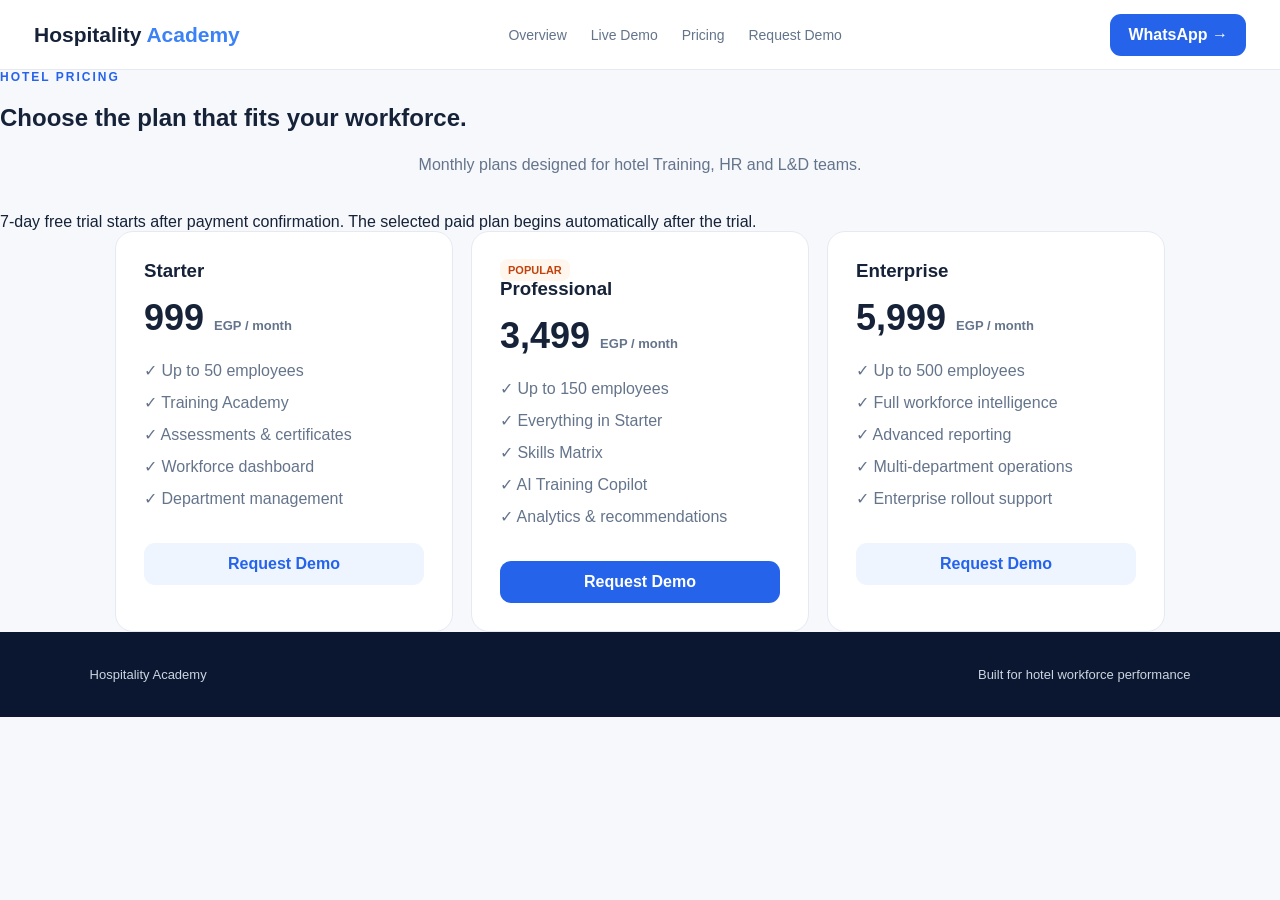
<file: pricing.html>
<!doctype html><html><head><meta charset="utf-8"><meta name="viewport" content="width=device-width,initial-scale=1"><title>Hospitality Academy | Pricing</title><link rel="stylesheet" href="assets/style.css"></head><body><header class="top"><a class="logo" href="index.html">Hospitality <span>Academy</span></a><nav class="nav"><a href="index.html">Overview</a><a href="demo.html">Live Demo</a><a href="pricing.html">Pricing</a><a href="https://wa.me/201224767233?text=Hello%2C%20I%27d%20like%20to%20request%20a%20demo%20of%20Hospitality%20Academy." target="_blank">Request Demo</a></nav><a class="btn btn-primary" href="https://wa.me/201224767233?text=Hello%2C%20I%27d%20like%20to%20request%20a%20demo%20of%20Hospitality%20Academy." target="_blank">WhatsApp →</a></header><main class="container"><section class="page-title center"><div class="eyebrow">HOTEL PRICING</div><h1>Choose the plan that fits your workforce.</h1><p class="lead">Monthly plans designed for hotel Training, HR and L&amp;D teams.</p><div class="notice">7-day free trial starts after payment confirmation. The selected paid plan begins automatically after the trial.</div></section><section class="pricing"><div class="price"><h3>Starter</h3><div class="amount">999 <small>EGP / month</small></div><ul><li>✓ Up to 50 employees</li><li>✓ Training Academy</li><li>✓ Assessments &amp; certificates</li><li>✓ Workforce dashboard</li><li>✓ Department management</li></ul><a class="btn btn-light" style="width:100%;margin-top:12px" href="https://wa.me/201224767233?text=Hello%2C%20I%27d%20like%20to%20request%20a%20demo%20of%20Hospitality%20Academy." target="_blank">Request Demo</a></div><div class="price featured"><span class="badge">POPULAR</span><h3>Professional</h3><div class="amount">3,499 <small>EGP / month</small></div><ul><li>✓ Up to 150 employees</li><li>✓ Everything in Starter</li><li>✓ Skills Matrix</li><li>✓ AI Training Copilot</li><li>✓ Analytics &amp; recommendations</li></ul><a class="btn btn-primary" style="width:100%;margin-top:12px" href="https://wa.me/201224767233?text=Hello%2C%20I%27d%20like%20to%20request%20a%20demo%20of%20Hospitality%20Academy." target="_blank">Request Demo</a></div><div class="price"><h3>Enterprise</h3><div class="amount">5,999 <small>EGP / month</small></div><ul><li>✓ Up to 500 employees</li><li>✓ Full workforce intelligence</li><li>✓ Advanced reporting</li><li>✓ Multi-department operations</li><li>✓ Enterprise rollout support</li></ul><a class="btn btn-light" style="width:100%;margin-top:12px" href="https://wa.me/201224767233?text=Hello%2C%20I%27d%20like%20to%20request%20a%20demo%20of%20Hospitality%20Academy." target="_blank">Request Demo</a></div></section></main><footer class="footer"><span>Hospitality Academy</span><span>Built for hotel workforce performance</span></footer></body></html>
</file>
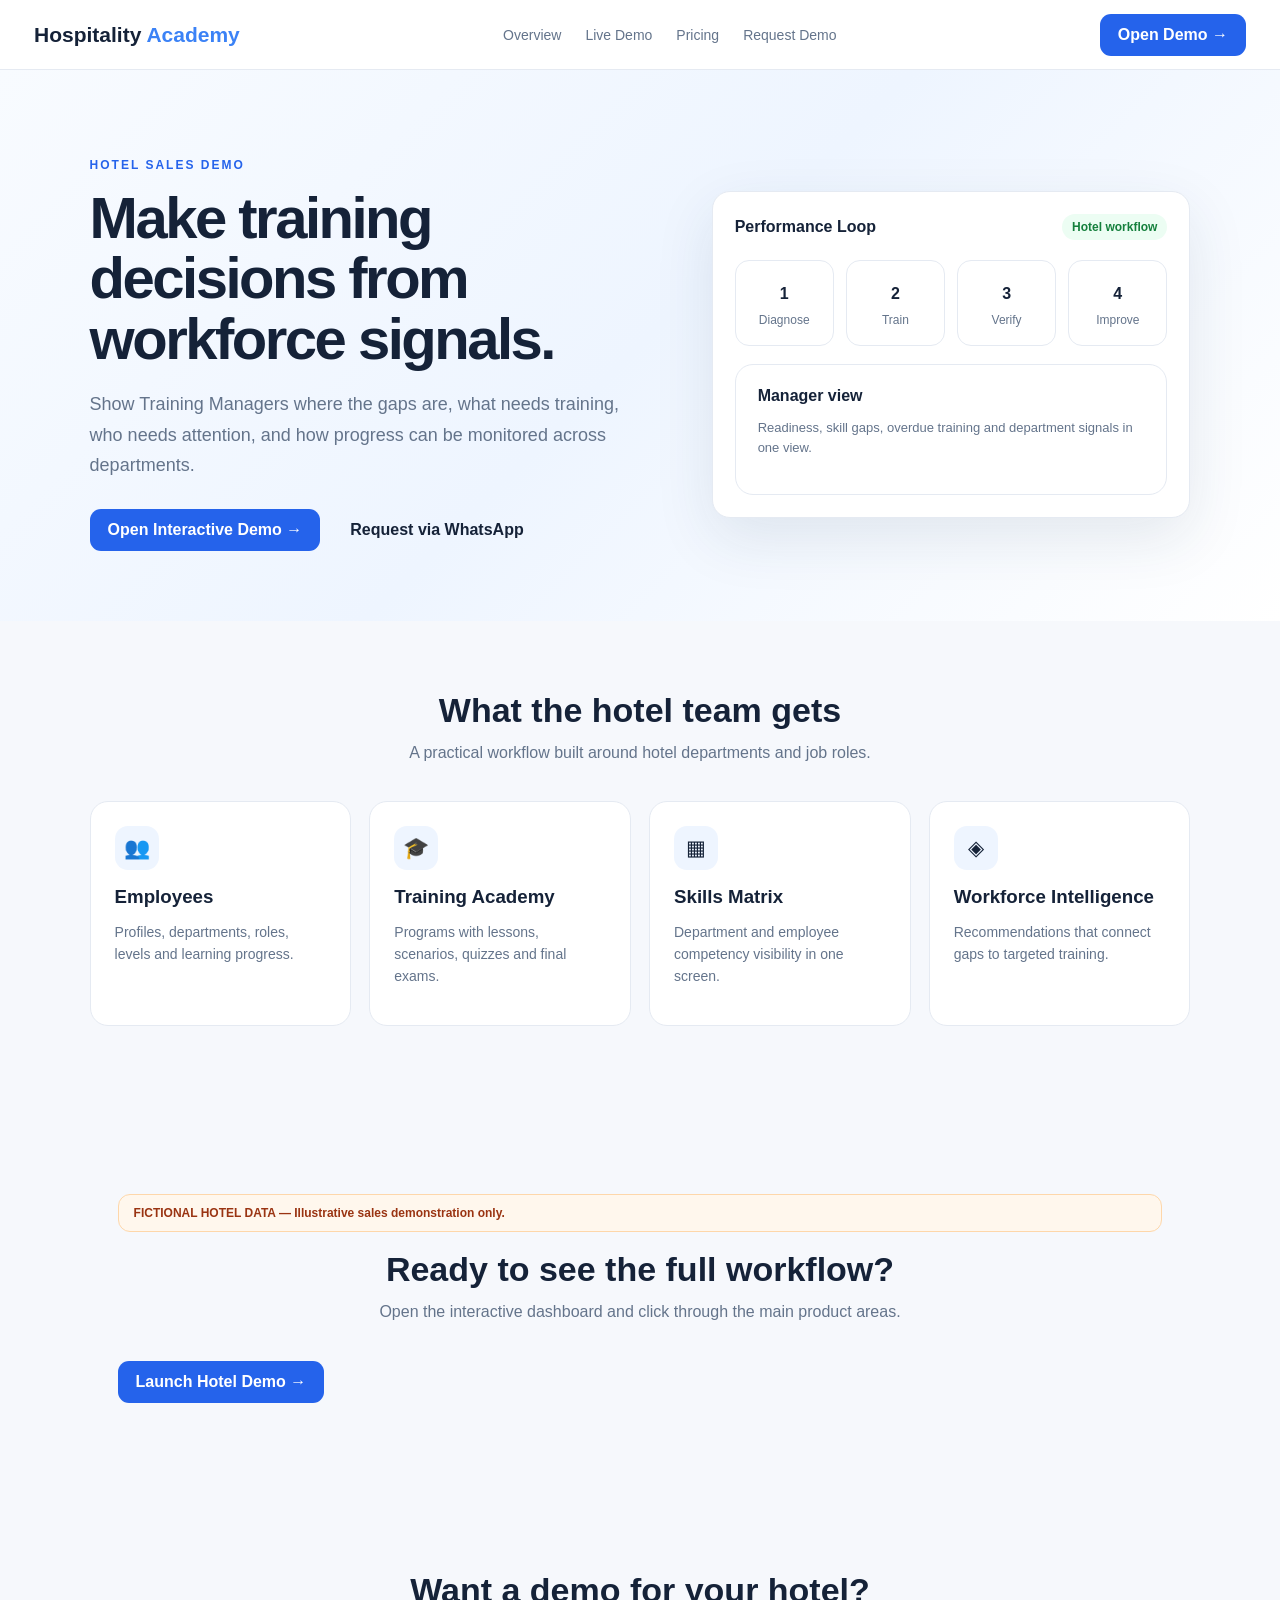
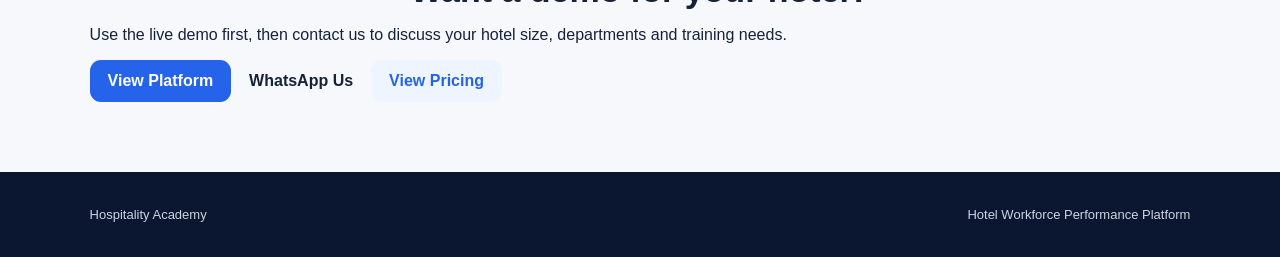
<file: sales.html>
<!doctype html><html><head><meta charset="utf-8"><meta name="viewport" content="width=device-width,initial-scale=1"><title>Hospitality Academy | Hotel Sales Demo</title><link rel="stylesheet" href="assets/style.css"></head><body><header class="top"><a class="logo" href="index.html">Hospitality <span>Academy</span></a><nav class="nav"><a href="index.html">Overview</a><a href="demo.html">Live Demo</a><a href="pricing.html">Pricing</a><a href="index.html#contact">Request Demo</a></nav><a class="btn btn-primary" href="demo.html">Open Demo →</a></header><section class="hero sales-hero"><div><div class="eyebrow">HOTEL SALES DEMO</div><h1>Make training decisions from workforce signals.</h1><p>Show Training Managers where the gaps are, what needs training, who needs attention, and how progress can be monitored across departments.</p><div class="actions"><a class="btn btn-primary" href="demo.html">Open Interactive Demo →</a><a class="btn btn-wa" href="https://wa.me/201224767233?text=Hello%2C%20I%27d%20like%20to%20request%20a%20demo%20of%20Hospitality%20Academy." target="_blank" rel="noopener">Request via WhatsApp</a></div></div><div class="hero-card"><div class="mini-head"><div class="mini-title">Performance Loop</div><span class="pill">Hotel workflow</span></div><div class="loop"><div class="step"><b>1</b><span>Diagnose</span></div><div class="step"><b>2</b><span>Train</span></div><div class="step"><b>3</b><span>Verify</span></div><div class="step"><b>4</b><span>Improve</span></div></div><div class="panel"><b>Manager view</b><p style="color:#64748b;font-size:13px;line-height:1.6">Readiness, skill gaps, overdue training and department signals in one view.</p></div></div></section><section class="section"><h2>What the hotel team gets</h2><p class="lead">A practical workflow built around hotel departments and job roles.</p><div class="features"><div class="feature"><div class="icon">👥</div><h3>Employees</h3><p>Profiles, departments, roles, levels and learning progress.</p></div><div class="feature"><div class="icon">🎓</div><h3>Training Academy</h3><p>Programs with lessons, scenarios, quizzes and final exams.</p></div><div class="feature"><div class="icon">▦</div><h3>Skills Matrix</h3><p>Department and employee competency visibility in one screen.</p></div><div class="feature"><div class="icon">◈</div><h3>Workforce Intelligence</h3><p>Recommendations that connect gaps to targeted training.</p></div></div></section><section class="section alt"><div class="container"><div class="demo-panel" style="padding:28px"><div class="demo-banner">FICTIONAL HOTEL DATA — Illustrative sales demonstration only.</div><h2>Ready to see the full workflow?</h2><p class="lead">Open the interactive dashboard and click through the main product areas.</p><a class="btn btn-primary" href="demo.html">Launch Hotel Demo →</a></div></div></section><section class="section"><div class="contact-card"><h2>Want a demo for your hotel?</h2><p>Use the live demo first, then contact us to discuss your hotel size, departments and training needs.</p><div class="contact-actions"><a class="btn btn-primary" href="demo.html">View Platform</a><a class="btn btn-wa" href="https://wa.me/201224767233?text=Hello%2C%20I%27d%20like%20to%20request%20a%20demo%20of%20Hospitality%20Academy." target="_blank" rel="noopener">WhatsApp Us</a><a class="btn btn-light" href="pricing.html">View Pricing</a></div></div></section><footer class="footer"><span>Hospitality Academy</span><span>Hotel Workforce Performance Platform</span></footer></body></html>
</file>
<file: assets/style.css>
*{box-sizing:border-box}body{margin:0;font-family:Inter,Segoe UI,Arial,sans-serif;background:#f6f8fc;color:#152238}a{text-decoration:none;color:inherit}.top{height:70px;background:#fff;border-bottom:1px solid #e5eaf2;display:flex;align-items:center;justify-content:space-between;padding:0 34px;position:sticky;top:0;z-index:10}.logo{font-weight:800;font-size:21px}.logo span{color:#3b82f6}.nav{display:flex;gap:24px;color:#64748b;font-size:14px}.btn{display:inline-flex;align-items:center;justify-content:center;gap:8px;border:0;border-radius:11px;padding:12px 18px;font-weight:700;cursor:pointer}.btn-primary{background:#2563eb;color:#fff}.btn-light{background:#eef5ff;color:#2563eb}.hero{padding:88px 7% 70px;background:linear-gradient(135deg,#f8fbff,#eef5ff,#fff);display:grid;grid-template-columns:1.08fr .92fr;gap:60px;align-items:center}.eyebrow{font-size:12px;letter-spacing:2px;font-weight:800;color:#2563eb}.hero h1{font-size:58px;line-height:1.04;margin:16px 0 20px;letter-spacing:-2.5px}.hero p{font-size:18px;line-height:1.7;color:#64748b;max-width:650px}.actions{display:flex;gap:12px;margin-top:28px}.hero-card,.panel,.feature,.price,.stat{background:#fff;border:1px solid #e5eaf2;border-radius:18px}.hero-card{padding:22px;box-shadow:0 20px 60px rgba(26,54,93,.1)}.mini-head{display:flex;justify-content:space-between;align-items:center;margin-bottom:20px}.mini-title{font-weight:800}.pill{padding:6px 10px;border-radius:20px;background:#ecfdf3;color:#15803d;font-size:12px;font-weight:700}.metric-grid,.grid4{display:grid;grid-template-columns:repeat(2,1fr);gap:12px}.metric,.stat{padding:17px}.metric b,.stat .num{display:block;font-size:28px;font-weight:900}.metric span,.label{color:#64748b;font-size:12px}.section{padding:70px 7%}.section h2{text-align:center;font-size:34px;margin:0 0 10px}.lead{text-align:center;color:#64748b;max-width:700px;margin:0 auto 36px;line-height:1.6}.features,.pricing{display:grid;grid-template-columns:repeat(4,1fr);gap:18px}.feature{padding:24px}.feature h3{margin:0 0 8px}.feature p{color:#64748b;line-height:1.55;font-size:14px}.icon{width:44px;height:44px;border-radius:13px;background:#eef5ff;display:grid;place-items:center;font-size:21px;margin-bottom:16px}.pricing{grid-template-columns:repeat(3,1fr);max-width:1050px;margin:auto}.price{padding:28px}.price h3{margin:0}.amount{font-size:36px;font-weight:900;margin:15px 0}.amount small{font-size:13px;color:#64748b}.price ul{padding:0;list-style:none;color:#64748b;line-height:2}.footer{background:#0b1730;color:#cbd5e1;padding:35px 7%;display:flex;justify-content:space-between;font-size:13px}.app{display:flex;min-height:100vh}.side{width:255px;background:#0b1730;color:#dbe7ff;padding:24px 15px;position:fixed;left:0;top:0;bottom:0}.brand{font-size:20px;font-weight:900;padding:0 12px 28px}.brand span{color:#60a5fa}.menu a{display:flex;gap:11px;align-items:center;padding:12px 13px;border-radius:10px;color:#b9c7df;font-size:14px;margin:3px 0}.menu a.active,.menu a:hover{background:#16284d;color:#fff}.ico{width:22px;text-align:center}.side-bottom{position:absolute;left:15px;right:15px;bottom:18px;border-top:1px solid #203454;padding:18px 12px;color:#9fb0cc;font-size:12px}.main{margin-left:255px;width:calc(100% - 255px);padding:32px 38px}.bar{display:flex;justify-content:space-between;align-items:center;margin-bottom:25px}.bar h1{margin:0;font-size:30px}.sub{color:#64748b;font-size:13px;margin-top:5px}.grid4{grid-template-columns:repeat(4,1fr)}.stat .delta{font-size:12px;color:#15803d;margin-top:5px}.panel{padding:22px;margin-top:18px}.panel h3{margin:0 0 18px}.two{display:grid;grid-template-columns:1.3fr .7fr;gap:18px}.bars{display:grid;gap:15px}.barrow{display:grid;grid-template-columns:130px 1fr 45px;gap:12px;align-items:center;font-size:13px}.track{height:9px;background:#edf1f7;border-radius:20px;overflow:hidden}.fill{height:100%;background:#2563eb;border-radius:20px}.gap{display:flex;justify-content:space-between;padding:13px 0;border-bottom:1px solid #e5eaf2;font-size:13px}.badge{padding:5px 8px;border-radius:8px;background:#fff7ed;color:#c2410c;font-size:11px;font-weight:700}.loop{display:grid;grid-template-columns:repeat(4,1fr);gap:12px}.step{border:1px solid #e5eaf2;border-radius:14px;padding:17px;text-align:center}.step b{display:block;margin:7px 0}.step span{font-size:12px;color:#64748b}.demo-banner{background:#fff7ed;border:1px solid #fed7aa;color:#9a3412;padding:11px 15px;border-radius:12px;margin-bottom:18px;font-size:12px;font-weight:700}@media(max-width:900px){.hero{grid-template-columns:1fr}.features,.pricing{grid-template-columns:1fr 1fr}.grid4{grid-template-columns:1fr 1fr}.two{grid-template-columns:1fr}.side{width:210px}.main{margin-left:210px;width:calc(100% - 210px)}.hero h1{font-size:44px}}@media(max-width:620px){.features,.pricing,.grid4{grid-template-columns:1fr}.side{position:relative;width:100%;height:auto}.side-bottom{position:static}.app{display:block}.main{margin-left:0;width:100%;padding:20px}.hero{padding:55px 5%}.section{padding:50px 5%}.top{padding:0 18px}.nav{display:none}}
</file>
